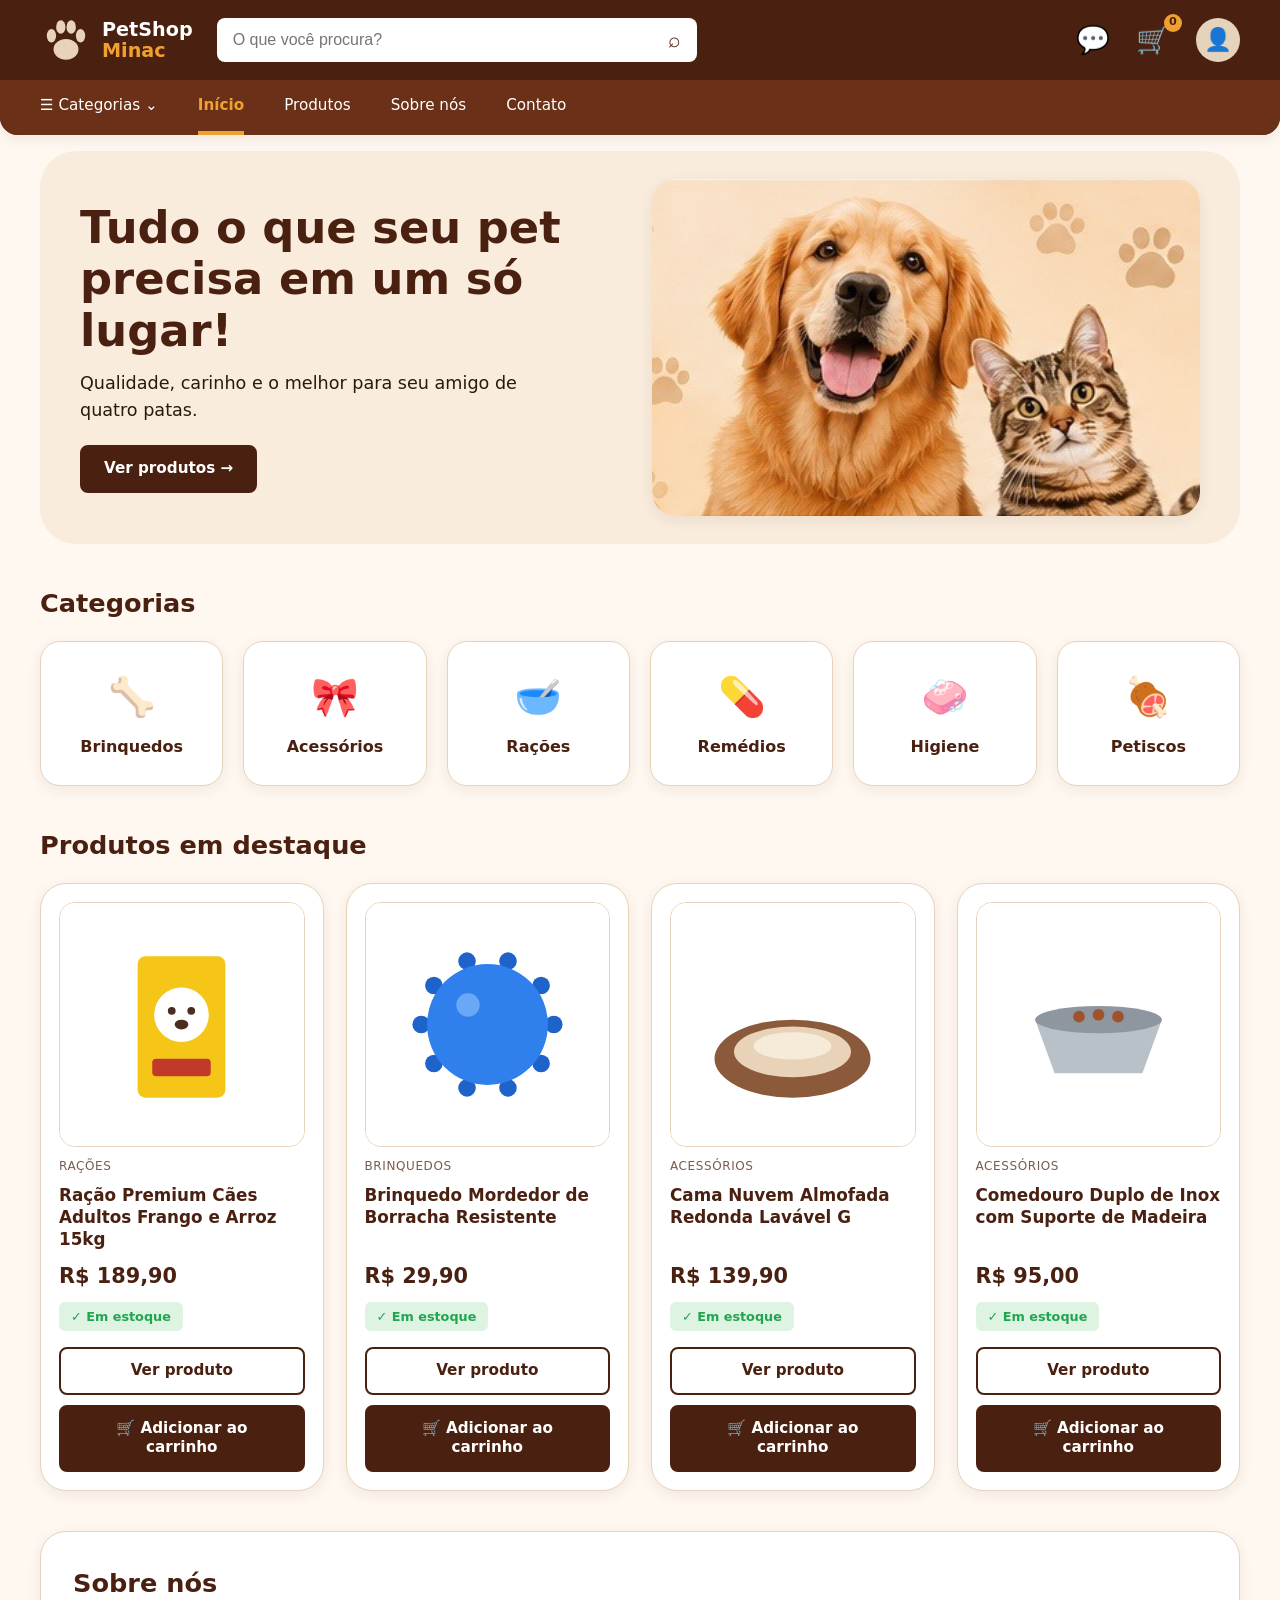
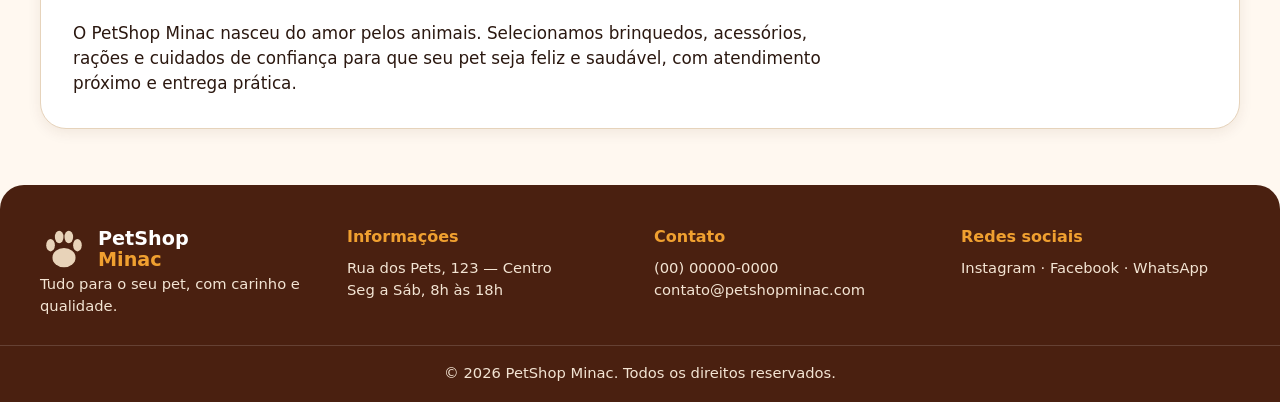
<file: index.html>
<!DOCTYPE html>
<html lang="pt-BR">

<head>
    <meta charset="UTF-8">
    <meta name="viewport" content="width=device-width, initial-scale=1">

    <title>Início — PetShop Minac</title>

    <link rel="stylesheet" href="css/style.css">
    <link rel="stylesheet" href="css/inicio.css">
</head>

<body>

    <header class="topo">
        <div class="topo__barra container">

            <a class="logo" href="index.html">
                <img src="assets/images/logo.svg" alt="" width="52" height="52">
                <span>PetShop<b>Minac</b></span>
            </a>

            <form class="busca" action="produtos.html" method="get">
                <input type="search" name="q" placeholder="O que você procura?" aria-label="Pesquisar">
                <button type="submit" aria-label="Buscar">⌕</button>
            </form>

            <div class="topo__acoes">
                <a class="icone-whats" href="index.html#contato" aria-label="WhatsApp">💬</a>

                <a class="icone-carrinho" href="carrinho.html" aria-label="Carrinho">
                    🛒
                    <span class="contador">0</span>
                </a>

                <span class="avatar" aria-hidden="true">👤</span>
            </div>

        </div>

        <nav class="menu">
            <div class="container">
                <a href="produtos.html">☰ Categorias ⌄</a>
                <a href="index.html" class="ativo">Início</a>
                <a href="produtos.html" class="">Produtos</a>
                <a href="index.html#sobre" class="">Sobre nós</a>
                <a href="index.html#contato" class="">Contato</a>
            </div>
        </nav>
    </header>

    <main>
        <div class="container">

            <section class="banner">
                <div class="banner__texto">
                    <h1>Tudo o que seu pet precisa em um só lugar!</h1>
                    <p>Qualidade, carinho e o melhor para seu amigo de quatro patas.</p>
                    <a class="btn btn-primary" href="produtos.html">Ver produtos →</a>
                </div>

                <img class="banner__img" src="assets/images/hero.jpg" alt="Cachorro e gato">
            </section>

            <section class="secao">
                <h2>Categorias</h2>

                <div class="categorias">

                    <a class="categoria-card" href="produtos.html?categoria=Brinquedos">
                        <span class="categoria-card__icone">🦴</span>
                        <strong>Brinquedos</strong>
                    </a>

                    <a class="categoria-card" href="produtos.html?categoria=Acessórios">
                        <span class="categoria-card__icone">🎀</span>
                        <strong>Acessórios</strong>
                    </a>

                    <a class="categoria-card" href="produtos.html?categoria=Rações">
                        <span class="categoria-card__icone">🥣</span>
                        <strong>Rações</strong>
                    </a>

                    <a class="categoria-card" href="produtos.html?categoria=Remédios">
                        <span class="categoria-card__icone">💊</span>
                        <strong>Remédios</strong>
                    </a>

                    <a class="categoria-card" href="produtos.html?categoria=Higiene">
                        <span class="categoria-card__icone">🧼</span>
                        <strong>Higiene</strong>
                    </a>

                    <a class="categoria-card" href="produtos.html?categoria=Petiscos">
                        <span class="categoria-card__icone">🍖</span>
                        <strong>Petiscos</strong>
                    </a>

                </div>
            </section>

            <section class="secao" id="destaques">
                <h2>Produtos em destaque</h2>

                <div class="grade-produtos" id="destaques-container">
                </div>
            </section>

            <section class="secao foto-dia" id="foto-dia" aria-labelledby="titulo-foto" hidden>
                <h2 id="titulo-foto">Foto fofa do dia 🐾</h2>

                <div class="foto-dia__caixa">
                    <figure class="foto-dia__figura">
                        <img id="foto-dia-img" alt="" width="480" height="360">
                        <figcaption id="foto-dia-legenda" role="status" aria-live="polite"></figcaption>
                    </figure>

                    <div class="foto-dia__acoes">
                        <p>Fotos aleatórias de pets, direto de APIs gratuitas na internet.</p>
                        <button type="button" class="btn btn-primary" data-foto="cao">🐶 Outro cachorrinho</button>
                        <button type="button" class="btn btn-outline" data-foto="gato">🐱 Outro gatinho</button>
                    </div>
                </div>
            </section>

            <section class="secao sobre" id="sobre">
                <h2>Sobre nós</h2>

                <p>
                    O PetShop Minac nasceu do amor pelos animais. Selecionamos brinquedos,
                    acessórios, rações e cuidados de confiança para que seu pet seja feliz
                    e saudável, com atendimento próximo e entrega prática.
                </p>
            </section>

        </div>
    </main>

    <footer class="rodape" id="contato">
        <div class="container rodape__grade">

            <div>
                <a class="logo" href="index.html">
                    <img src="assets/images/logo.svg" alt="" width="48" height="48">
                    <span>PetShop<b>Minac</b></span>
                </a>

                <p>Tudo para o seu pet, com carinho e qualidade.</p>
            </div>

            <div>
                <h4>Informações</h4>
                <p>Rua dos Pets, 123 — Centro</p>
                <p>Seg a Sáb, 8h às 18h</p>
            </div>

            <div>
                <h4>Contato</h4>
                <p>(00) 00000-0000</p>
                <p>contato@petshopminac.com</p>
            </div>

            <div>
                <h4>Redes sociais</h4>
                <p>Instagram · Facebook · WhatsApp</p>
            </div>

        </div>

        <p class="rodape__copy">
            © 2026 PetShop Minac. Todos os direitos reservados.
        </p>
    </footer>

    <script src="js/script.js?v=14" defer></script>

</body>
</html>
</file>
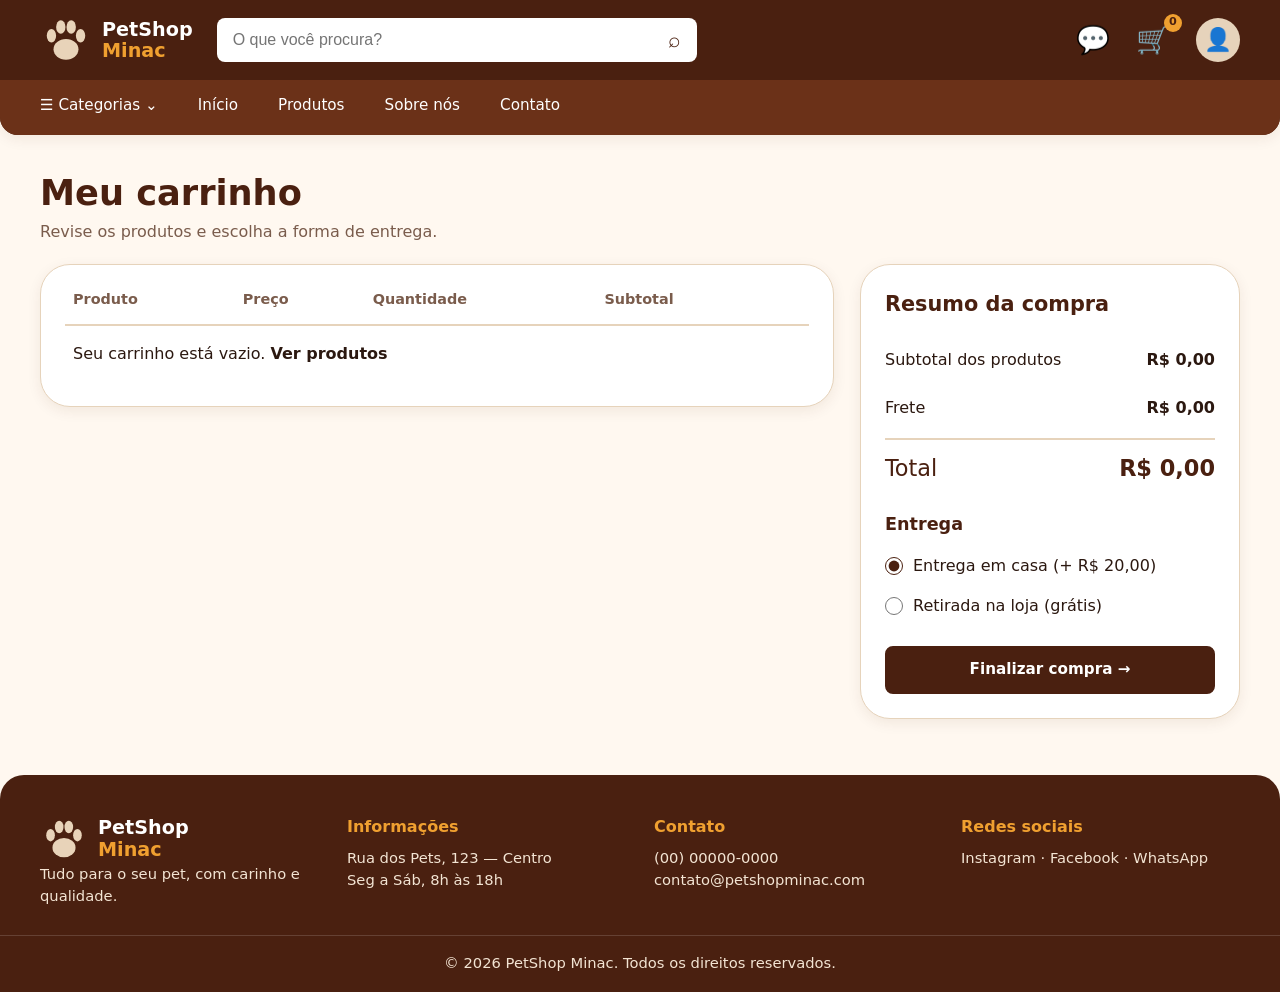
<file: carrinho.html>
<!DOCTYPE html>
<html lang="pt-BR">

<head>
    <meta charset="UTF-8">
    <meta name="viewport" content="width=device-width, initial-scale=1">

    <title>Meu carrinho — PetShop Minac</title>

    <link rel="stylesheet" href="css/style.css">
    <link rel="stylesheet" href="css/carrinho.css">
</head>

<body>

    <header class="topo">
        <div class="topo__barra container">

            <a class="logo" href="index.html">
                <img src="assets/images/logo.svg" alt="" width="52" height="52">
                <span>PetShop<b>Minac</b></span>
            </a>

            <form class="busca" action="produtos.html" method="get">
                <input type="search" name="q" placeholder="O que você procura?" aria-label="Pesquisar">
                <button type="submit" aria-label="Buscar">⌕</button>
            </form>

            <div class="topo__acoes">
                <a class="icone-whats" href="index.html#contato" aria-label="WhatsApp">💬</a>

                <a class="icone-carrinho" href="carrinho.html" aria-label="Carrinho">
                    🛒
                    <span class="contador">0</span>
                </a>

                <span class="avatar" aria-hidden="true">👤</span>
            </div>

        </div>

        <nav class="menu">
            <div class="container">
                <a href="produtos.html">☰ Categorias ⌄</a>
                <a href="index.html" class="">Início</a>
                <a href="produtos.html" class="">Produtos</a>
                <a href="index.html#sobre" class="">Sobre nós</a>
                <a href="index.html#contato" class="">Contato</a>
            </div>
        </nav>
    </header>

    <main>
        <div class="container">

            <h1 class="titulo-pagina">Meu carrinho</h1>
            <p class="sub-pagina">Revise os produtos e escolha a forma de entrega.</p>

            <form class="carrinho" action="finalizar-compra.html" method="get">

                <div class="carrinho__lista">
                    <table>
                        <thead>
                            <tr>
                                <th>Produto</th>
                                <th>Preço</th>
                                <th>Quantidade</th>
                                <th>Subtotal</th>
                                <th><span class="sr">Remover</span></th>
                            </tr>
                        </thead>

                        <tbody id="carrinho-itens"></tbody>
                    </table>
                </div>

                <aside class="resumo">
                    <h2>Resumo da compra</h2>

                    <p class="resumo__linha">
                        <span>Subtotal dos produtos</span>
                        <strong id="resumo-subtotal">R$ 0,00</strong>
                    </p>

                    <p class="resumo__linha">
                        <span>Frete</span>
                        <strong id="resumo-frete">R$ 0,00</strong>
                    </p>

                    <p class="resumo__linha resumo__total">
                        <span>Total</span>
                        <strong id="resumo-total">R$ 0,00</strong>
                    </p>

                    <fieldset>
                        <legend>Entrega</legend>

                        <label class="opcao">
                            <input type="radio" name="entrega" value="casa" checked>
                            Entrega em casa (+ R$ 20,00)
                        </label>

                        <label class="opcao">
                            <input type="radio" name="entrega" value="loja">
                            Retirada na loja (grátis)
                        </label>
                    </fieldset>

                    <button class="btn btn-primary btn-block" type="submit">
                        Finalizar compra →
                    </button>
                </aside>

            </form>
        </div>
    </main>

    <footer class="rodape" id="contato">
        <div class="container rodape__grade">

            <div>
                <a class="logo" href="index.html">
                    <img src="assets/images/logo.svg" alt="" width="48" height="48">
                    <span>PetShop<b>Minac</b></span>
                </a>

                <p>Tudo para o seu pet, com carinho e qualidade.</p>
            </div>

            <div>
                <h4>Informações</h4>
                <p>Rua dos Pets, 123 — Centro</p>
                <p>Seg a Sáb, 8h às 18h</p>
            </div>

            <div>
                <h4>Contato</h4>
                <p>(00) 00000-0000</p>
                <p>contato@petshopminac.com</p>
            </div>

            <div>
                <h4>Redes sociais</h4>
                <p>Instagram · Facebook · WhatsApp</p>
            </div>

        </div>

        <p class="rodape__copy">
            © 2026 PetShop Minac. Todos os direitos reservados.
        </p>
    </footer>

    <script src="js/script.js?v=14" defer></script>

</body>
</html>
</file>
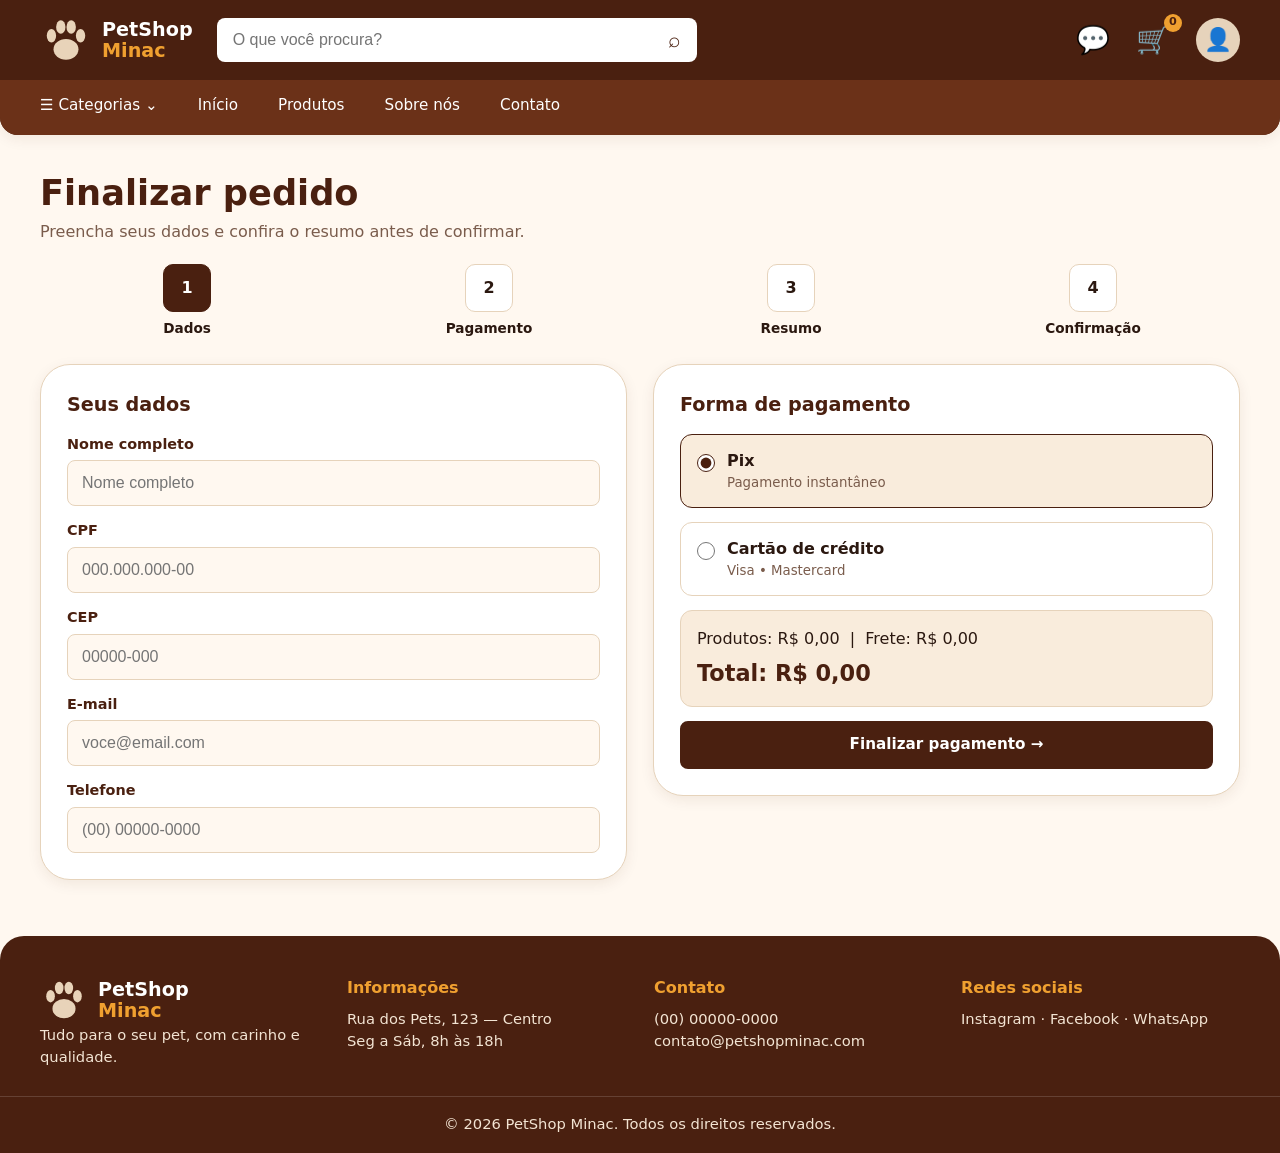
<file: finalizar-compra.html>
<!DOCTYPE html>
<html lang="pt-BR">

<head>
    <meta charset="UTF-8">
    <meta name="viewport" content="width=device-width, initial-scale=1">

    <title>Finalizar pedido — PetShop Minac</title>

    <link rel="stylesheet" href="css/style.css">
    <link rel="stylesheet" href="css/finalizar-compra.css">
</head>

<body>

    <header class="topo">
        <div class="topo__barra container">

            <a class="logo" href="index.html">
                <img src="assets/images/logo.svg" alt="" width="52" height="52">
                <span>PetShop<b>Minac</b></span>
            </a>

            <form class="busca" action="produtos.html" method="get">
                <input type="search" name="q" placeholder="O que você procura?" aria-label="Pesquisar">
                <button type="submit" aria-label="Buscar">⌕</button>
            </form>

            <div class="topo__acoes">
                <a class="icone-whats" href="index.html#contato" aria-label="WhatsApp">💬</a>

                <a class="icone-carrinho" href="carrinho.html" aria-label="Carrinho">
                    🛒
                    <span class="contador">0</span>
                </a>

                <span class="avatar" aria-hidden="true">👤</span>
            </div>

        </div>

        <nav class="menu">
            <div class="container">
                <a href="produtos.html">☰ Categorias ⌄</a>
                <a href="index.html" class="">Início</a>
                <a href="produtos.html" class="">Produtos</a>
                <a href="index.html#sobre" class="">Sobre nós</a>
                <a href="index.html#contato" class="">Contato</a>
            </div>
        </nav>
    </header>

    <main>
        <div class="container">

            <h1 class="titulo-pagina">Finalizar pedido</h1>
            <p class="sub-pagina">Preencha seus dados e confira o resumo antes de confirmar.</p>

            <ol class="etapas">
                <li class="ativo">
                    <span>1</span>Dados
                </li>

                <li class="">
                    <span>2</span>Pagamento
                </li>

                <li class="">
                    <span>3</span>Resumo
                </li>

                <li class="">
                    <span>4</span>Confirmação
                </li>
            </ol>

            <form class="checkout" action="finalizar-compra.html" method="post">

                <section class="painel">
                    <h2>Seus dados</h2>

                    <label class="campo">
                        <span>Nome completo</span>
                        <input type="text" name="nome" placeholder="Nome completo" required>
                    </label>

                    <label class="campo">
                        <span>CPF</span>
                        <input type="text" name="cpf" placeholder="000.000.000-00" required>
                    </label>

                    <label class="campo">
                        <span>CEP</span>
                        <input type="text" name="cep" placeholder="00000-000" required>
                    </label>

                    <label class="campo">
                        <span>E-mail</span>
                        <input type="email" name="email" placeholder="voce@email.com" required>
                    </label>

                    <label class="campo">
                        <span>Telefone</span>
                        <input type="tel" name="telefone" placeholder="(00) 00000-0000" required>
                    </label>
                </section>

                <section class="painel">
                    <h2>Forma de pagamento</h2>

                    <label class="pagamento">
                        <input type="radio" name="pagamento" value="pix" checked>
                        <span>
                            <strong>Pix</strong>
                            <small>Pagamento instantâneo</small>
                        </span>
                    </label>

                    <label class="pagamento">
                        <input type="radio" name="pagamento" value="cartao">
                        <span>
                            <strong>Cartão de crédito</strong>
                            <small>Visa • Mastercard</small>
                        </span>
                    </label>

                    <div class="resumo-mini">
                        <p>
                            Produtos: <span id="checkout-produtos">R$ 0,00</span>
                            &nbsp;|&nbsp;
                            Frete: <span id="checkout-frete">R$ 0,00</span>
                        </p>

                        <p class="resumo-mini__total">
                            Total: <span id="checkout-total">R$ 0,00</span>
                        </p>
                    </div>

                    <button class="btn btn-primary btn-block" type="submit">
                        Finalizar pagamento →
                    </button>
                </section>

            </form>
        </div>
    </main>

    <footer class="rodape" id="contato">
        <div class="container rodape__grade">

            <div>
                <a class="logo" href="index.html">
                    <img src="assets/images/logo.svg" alt="" width="48" height="48">
                    <span>PetShop<b>Minac</b></span>
                </a>

                <p>Tudo para o seu pet, com carinho e qualidade.</p>
            </div>

            <div>
                <h4>Informações</h4>
                <p>Rua dos Pets, 123 — Centro</p>
                <p>Seg a Sáb, 8h às 18h</p>
            </div>

            <div>
                <h4>Contato</h4>
                <p>(00) 00000-0000</p>
                <p>contato@petshopminac.com</p>
            </div>

            <div>
                <h4>Redes sociais</h4>
                <p>Instagram · Facebook · WhatsApp</p>
            </div>

        </div>

        <p class="rodape__copy">
            © 2026 PetShop Minac. Todos os direitos reservados.
        </p>
    </footer>

    <script src="js/script.js?v=14" defer></script>

</body>
</html>
</file>
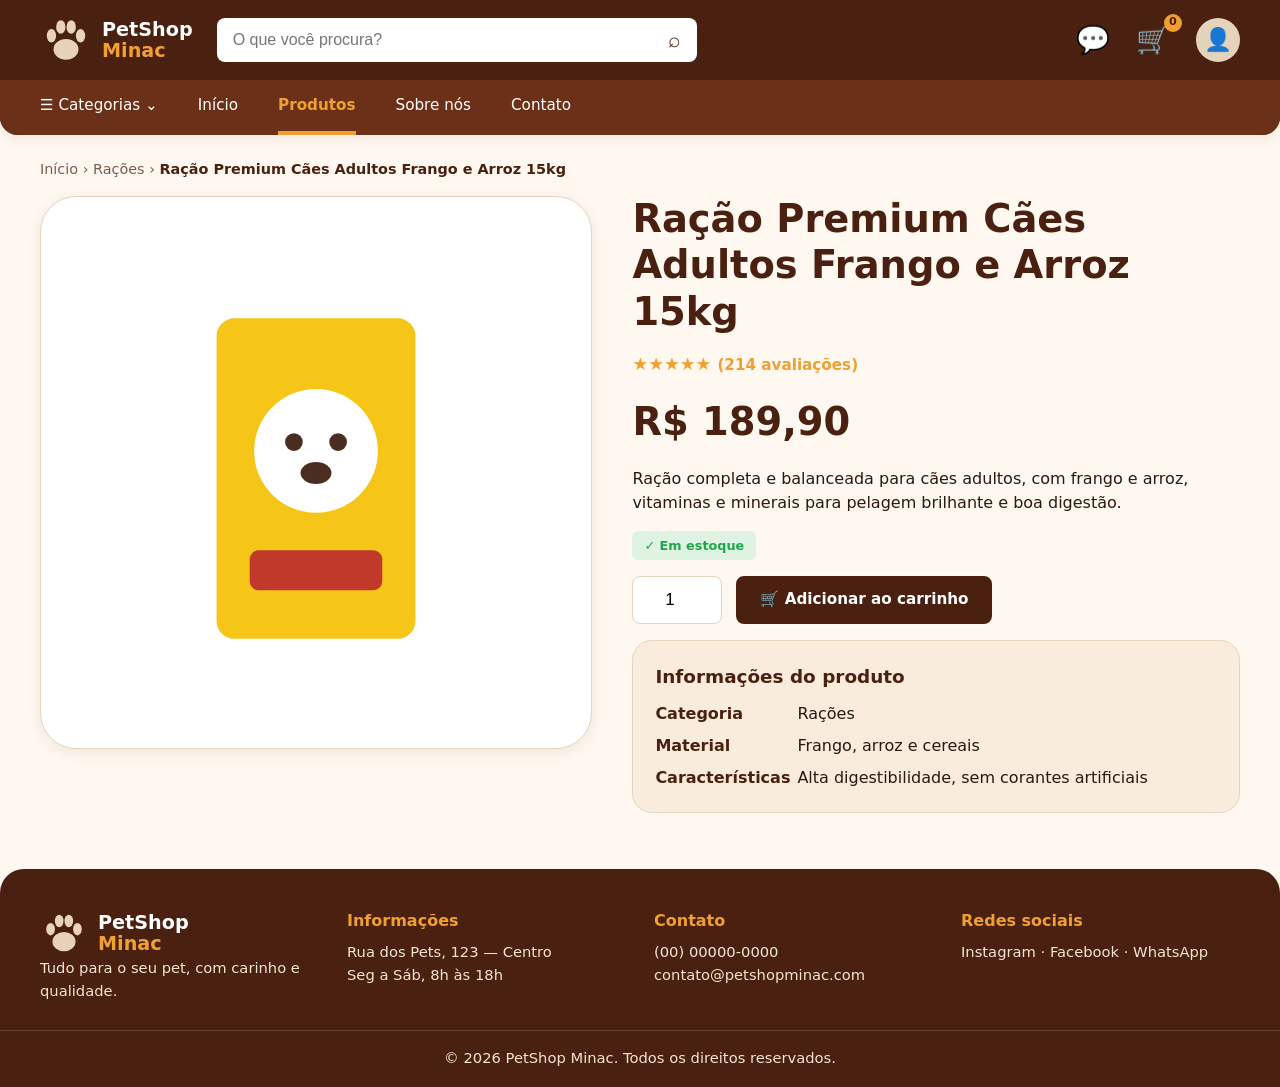
<file: produto.html>
<!DOCTYPE html>
<html lang="pt-BR">

<head>
    <meta charset="UTF-8">
    <meta name="viewport" content="width=device-width, initial-scale=1">

    <title>Produto — PetShop Minac</title>

    <link rel="stylesheet" href="css/style.css">
    <link rel="stylesheet" href="css/produto.css">
</head>

<body>

    <header class="topo">
        <div class="topo__barra container">

            <a class="logo" href="index.html">
                <img src="assets/images/logo.svg" alt="" width="52" height="52">
                <span>PetShop<b>Minac</b></span>
            </a>

            <form class="busca" action="produtos.html" method="get">
                <input type="search" name="q" placeholder="O que você procura?" aria-label="Pesquisar">
                <button type="submit" aria-label="Buscar">⌕</button>
            </form>

            <div class="topo__acoes">
                <a class="icone-whats" href="index.html#contato" aria-label="WhatsApp">💬</a>

                <a class="icone-carrinho" href="carrinho.html" aria-label="Carrinho">
                    🛒
                    <span class="contador">0</span>
                </a>

                <span class="avatar" aria-hidden="true">👤</span>
            </div>

        </div>

        <nav class="menu">
            <div class="container">
                <a href="produtos.html">☰ Categorias ⌄</a>
                <a href="index.html" class="">Início</a>
                <a href="produtos.html" class="ativo">Produtos</a>
                <a href="index.html#sobre" class="">Sobre nós</a>
                <a href="index.html#contato" class="">Contato</a>
            </div>
        </nav>
    </header>

    <main>
        <div class="container">

            <nav class="migalhas" aria-label="Caminho">
                <a href="index.html">Início</a> ›
                <a class="migalha-categoria" href="produtos.html">Brinquedos</a> ›
                <span class="migalha-produto">Bola Pet</span>
            </nav>

            <article class="detalhe" data-id="1" data-categoria="Brinquedos">

                <div class="detalhe__galeria">

                    <div class="detalhe__principal">
                        <img class="produto-imagem" src="assets/images/bola-pet.svg" alt="Bola Pet">
                    </div>

                </div>

                <div class="detalhe__info">

                    <h1 class="produto-nome">Bola Pet</h1>

                    <p class="avaliacoes produto-avaliacoes">
                        ★★★★★ <span>(128 avaliações)</span>
                    </p>

                    <p class="detalhe__preco produto-preco">R$ 29,90</p>

                    <p class="produto-descricao">
                        Bola de borracha resistente e atóxica, ideal para brincadeiras e exercícios do seu pet.
                        Textura com espinhos que massageia as gengivas e estimula a diversão.
                    </p>

                    <span class="badge badge-ok">✓ Em estoque</span>

                    <form class="compra" action="carrinho.html" method="get">

                        <label class="qtd">
                            <span class="sr">Quantidade</span>
                            <input type="number" name="quantidade" value="1" min="1" max="99">
                        </label>

                        <button class="btn btn-primary" type="submit">
                            🛒 Adicionar ao carrinho
                        </button>

                    </form>

                    <section class="info-box">
                        <h2>Informações do produto</h2>

                        <dl>
                            <dt>Categoria</dt>
                            <dd id="info-categoria">Brinquedos</dd>

                            <dt>Material</dt>
                            <dd id="info-material">Borracha atóxica</dd>

                            <dt>Características</dt>
                            <dd id="info-caracteristicas">Resistente, lavável, com textura massageadora</dd>
                        </dl>
                    </section>

                </div>
            </article>

        </div>
    </main>

    <footer class="rodape" id="contato">
        <div class="container rodape__grade">

            <div>
                <a class="logo" href="index.html">
                    <img src="assets/images/logo.svg" alt="" width="48" height="48">
                    <span>PetShop<b>Minac</b></span>
                </a>

                <p>Tudo para o seu pet, com carinho e qualidade.</p>
            </div>

            <div>
                <h4>Informações</h4>
                <p>Rua dos Pets, 123 — Centro</p>
                <p>Seg a Sáb, 8h às 18h</p>
            </div>

            <div>
                <h4>Contato</h4>
                <p>(00) 00000-0000</p>
                <p>contato@petshopminac.com</p>
            </div>

            <div>
                <h4>Redes sociais</h4>
                <p>Instagram · Facebook · WhatsApp</p>
            </div>

        </div>

        <p class="rodape__copy">
            © 2026 PetShop Minac. Todos os direitos reservados.
        </p>
    </footer>

    <script src="js/script.js?v=14" defer></script>

</body>
</html>
</file>
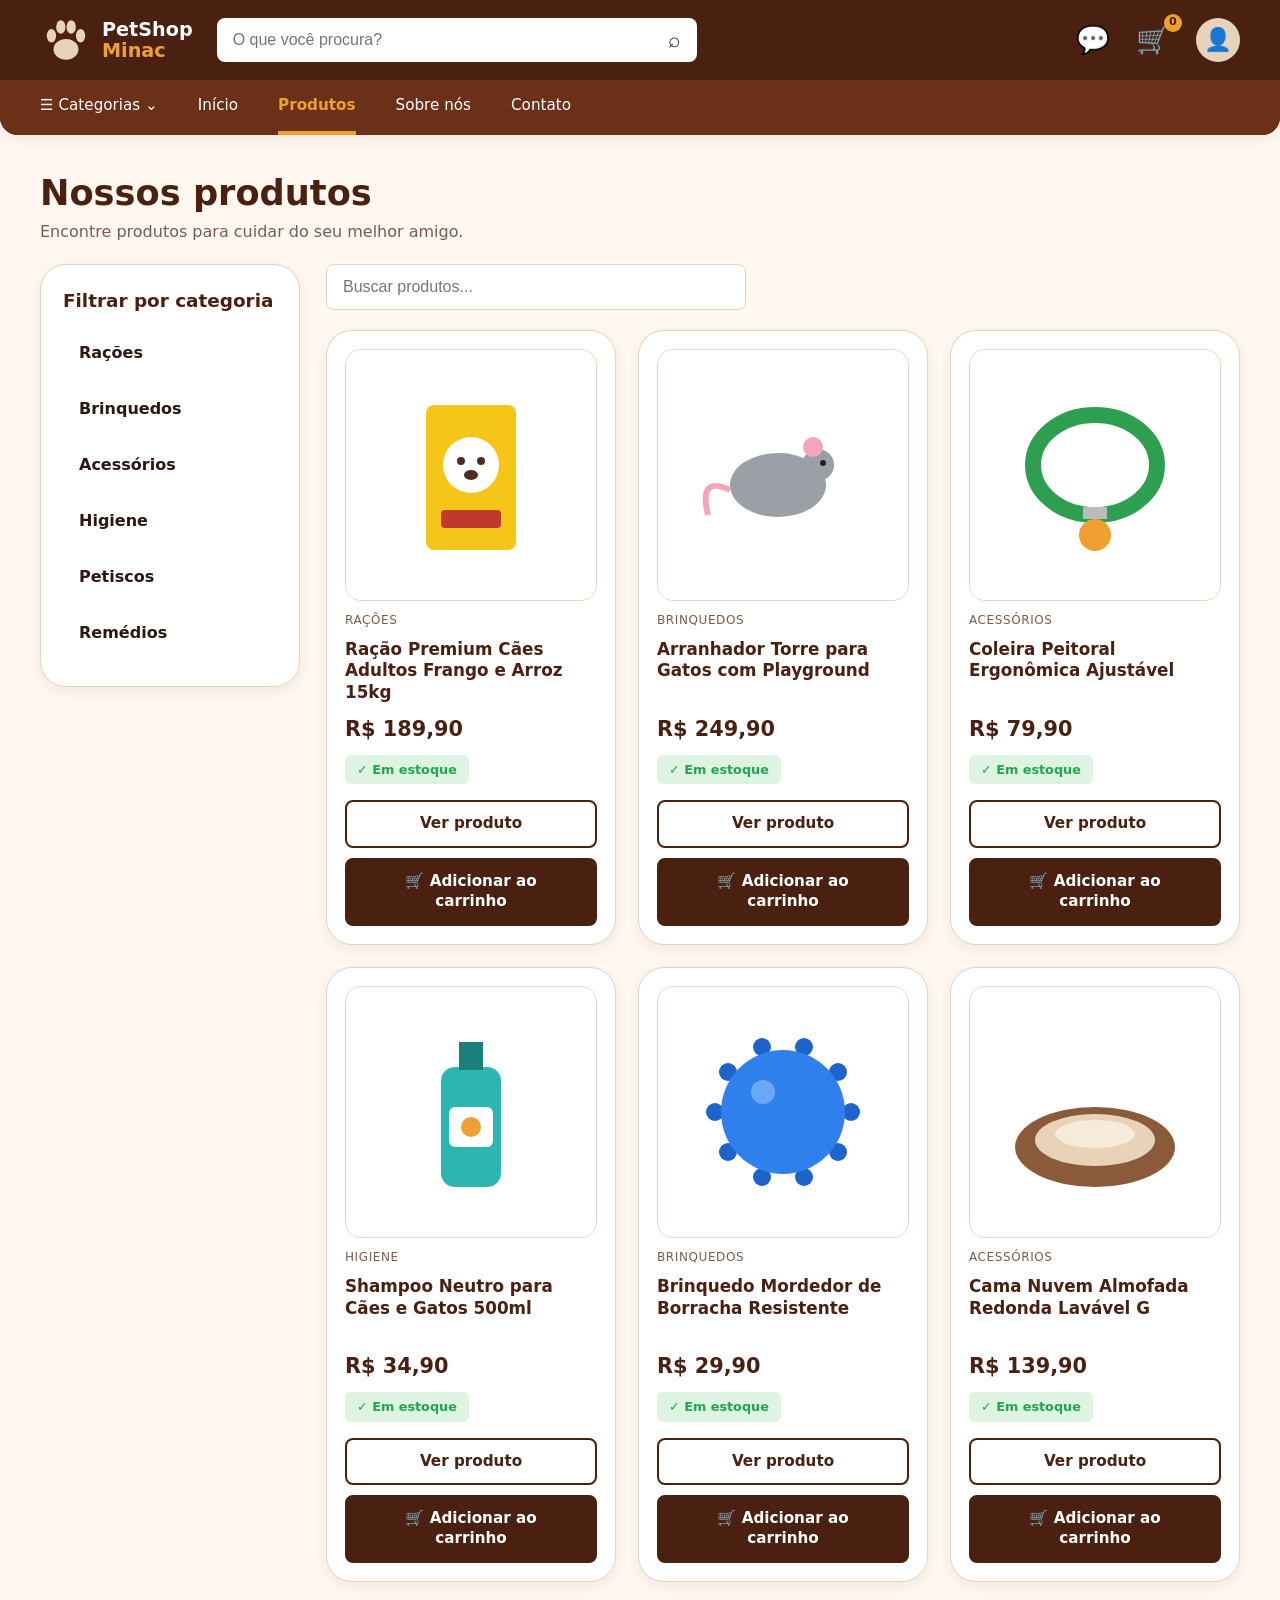
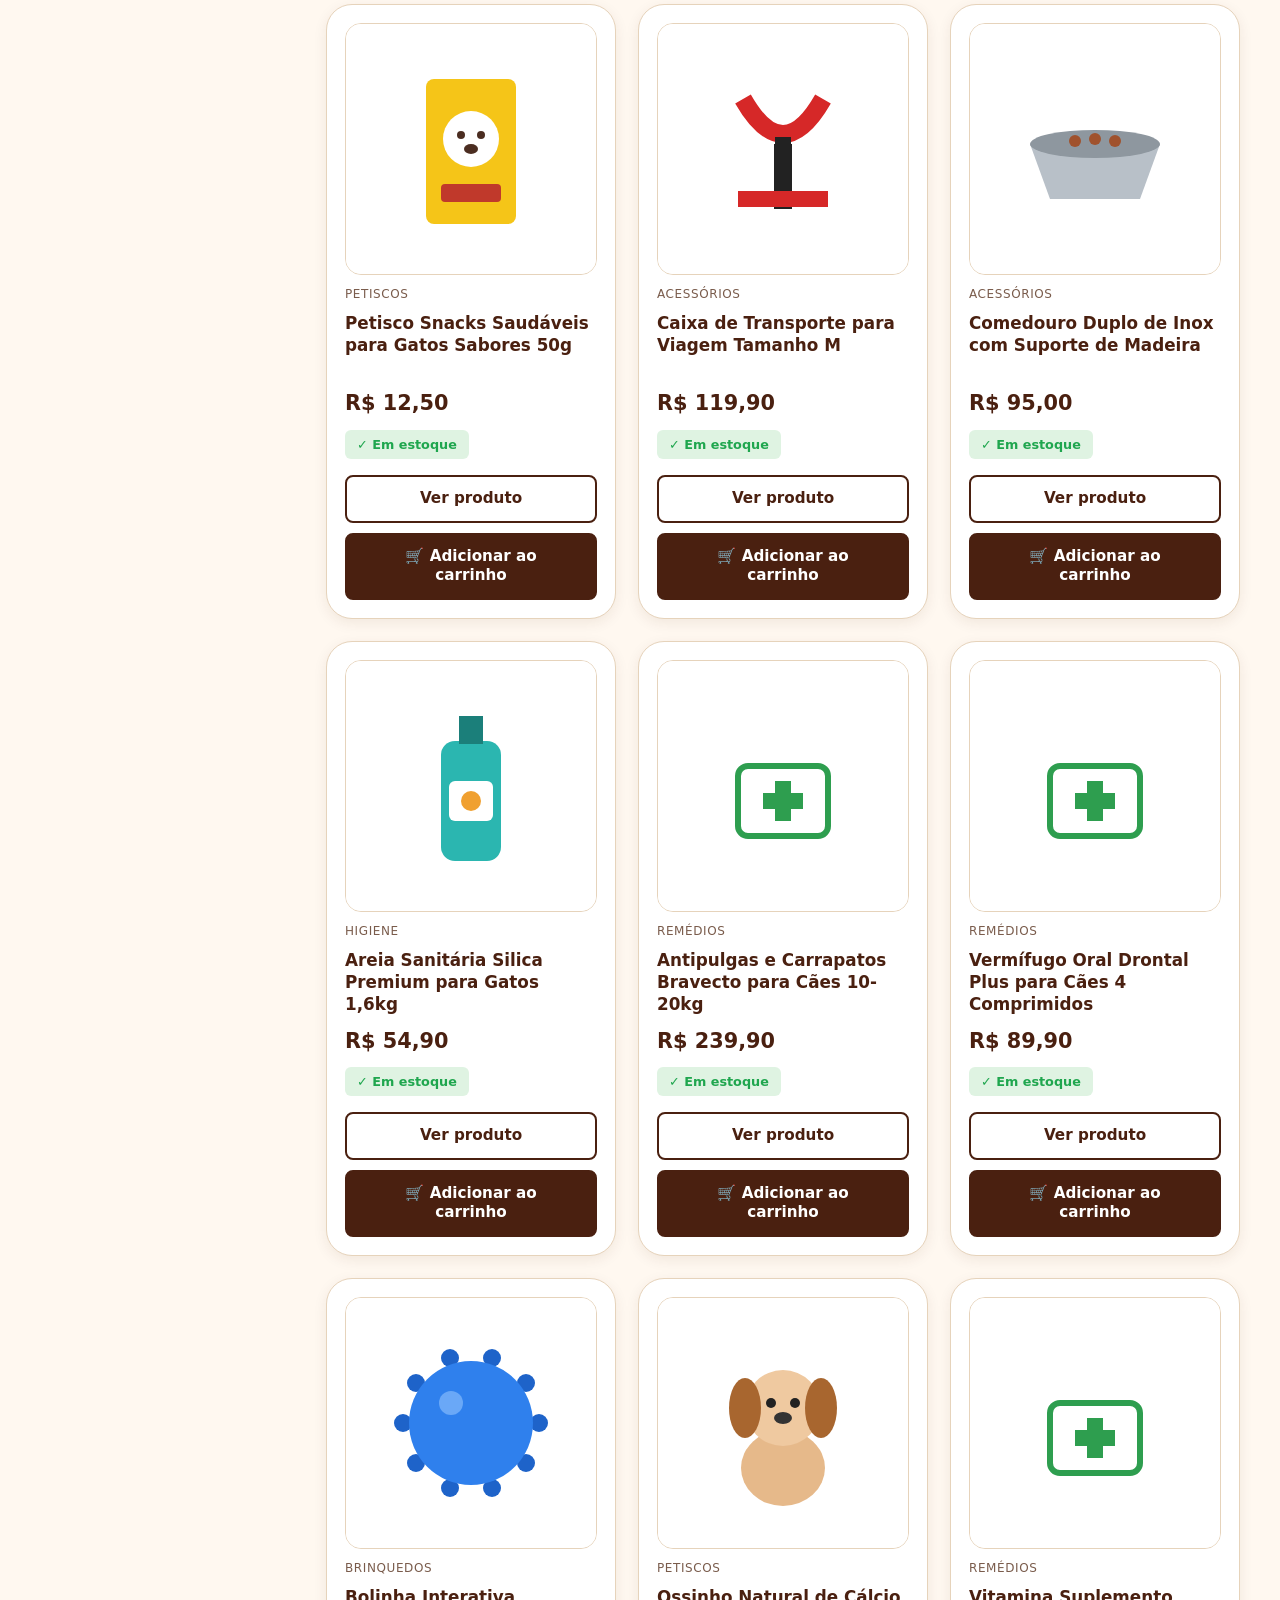
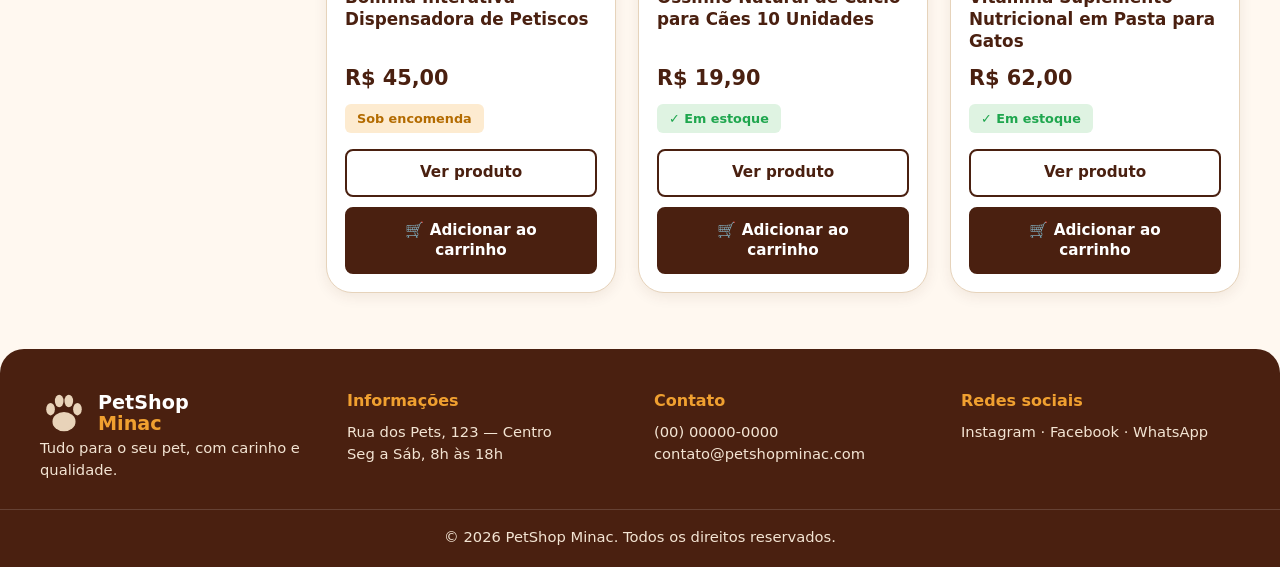
<file: produtos.html>
<!DOCTYPE html>
<html lang="pt-BR">

<head>
    <meta charset="UTF-8">
    <meta name="viewport" content="width=device-width, initial-scale=1">

    <title>Nossos produtos — PetShop Minac</title>

    <link rel="stylesheet" href="css/style.css">
    <link rel="stylesheet" href="css/produtos.css">
</head>

<body>

    <header class="topo">
        <div class="topo__barra container">

            <a class="logo" href="index.html">
                <img src="assets/images/logo.svg" alt="" width="52" height="52">
                <span>PetShop<b>Minac</b></span>
            </a>

            <form class="busca" action="produtos.html" method="get">
                <input type="search" name="q" placeholder="O que você procura?" aria-label="Pesquisar">
                <button type="submit" aria-label="Buscar">⌕</button>
            </form>

            <div class="topo__acoes">
                <a class="icone-whats" href="index.html#contato" aria-label="WhatsApp">💬</a>

                <a class="icone-carrinho" href="carrinho.html" aria-label="Carrinho">
                    🛒
                    <span class="contador">0</span>
                </a>

                <span class="avatar" aria-hidden="true">👤</span>
            </div>

        </div>

        <nav class="menu">
            <div class="container">
                <a href="produtos.html">☰ Categorias ⌄</a>
                <a href="index.html" class="">Início</a>
                <a href="produtos.html" class="ativo">Produtos</a>
                <a href="index.html#sobre" class="">Sobre nós</a>
                <a href="index.html#contato" class="">Contato</a>
            </div>
        </nav>
    </header>

    <main>
        <div class="container">

            <h1 class="titulo-pagina">Nossos produtos</h1>
            <p class="sub-pagina">Encontre produtos para cuidar do seu melhor amigo.</p>

            <div class="catalogo">

                <aside class="filtros">
                    <h2>Filtrar por categoria</h2>

                    <ul id="filtros-categorias">
                        <li>
                            <a class="ativo" href="produtos.html" data-filtro="todos">
                                Todos os produtos
                            </a>
                        </li>
                    </ul>
                </aside>

                <div class="catalogo__lista">

                    <form class="busca-produtos" action="produtos.html" method="get">
                        <input
                            type="search"
                            id="busca-produtos"
                            name="q"
                            placeholder="Buscar produtos..."
                            aria-label="Buscar produtos"
                        >
                    </form>

                    <div class="grade-produtos" id="produtos-container"></div>

                </div>
            </div>
        </div>
    </main>

    <footer class="rodape" id="contato">
        <div class="container rodape__grade">

            <div>
                <a class="logo" href="index.html">
                    <img src="assets/images/logo.svg" alt="" width="48" height="48">
                    <span>PetShop<b>Minac</b></span>
                </a>

                <p>Tudo para o seu pet, com carinho e qualidade.</p>
            </div>

            <div>
                <h4>Informações</h4>
                <p>Rua dos Pets, 123 — Centro</p>
                <p>Seg a Sáb, 8h às 18h</p>
            </div>

            <div>
                <h4>Contato</h4>
                <p>(00) 00000-0000</p>
                <p>contato@petshopminac.com</p>
            </div>

            <div>
                <h4>Redes sociais</h4>
                <p>Instagram · Facebook · WhatsApp</p>
            </div>

        </div>

        <p class="rodape__copy">
            © 2026 PetShop Minac. Todos os direitos reservados.
        </p>
    </footer>

    <script src="js/script.js?v=14" defer></script>

</body>
</html>
</file>
<file: css/style.css>
/* ===== Base compartilhada ===== */

:root {
    --marrom: #4a2010;
    --marrom2: #6b3118;
    --creme: #fff8f0;
    --bege: #f9ecdc;
    --borda: #e6d3bb;
    --laranja: #f0a030;
    --verde: #1fa64e;
    --verde-claro: #dff3e2;
    --texto: #2b1810;
    --suave: #7a5c4c;
    --sombra: 0 4px 14px rgba(74,32,16,.08);
}

* {
    box-sizing: border-box;
    margin: 0;
    padding: 0;
}

body {
    font-family: "Segoe UI", system-ui, -apple-system, Roboto, sans-serif;
    background: var(--creme);
    color: var(--texto);
    line-height: 1.5;
}

img {
    max-width: 100%;
    display: block;
}

a {
    color: inherit;
    text-decoration: none;
}

ul,
ol {
    list-style: none;
}

.container {
    width: min(1200px, 100% - 32px);
    margin-inline: auto;
}

.sr {
    position: absolute;
    width: 1px;
    height: 1px;
    overflow: hidden;
    clip: rect(0 0 0 0);
}

/* topo */

.topo {
    background: var(--marrom);
    border-radius: 0 0 18px 18px;
    overflow: hidden;
    box-shadow: var(--sombra);
}

.topo__barra {
    display: flex;
    align-items: center;
    gap: 24px;
    padding: 14px 0;
}

.logo {
    display: flex;
    align-items: center;
    gap: 10px;
    color: #fff;
    font-weight: 700;
    font-size: 1.2rem;
    line-height: 1.1;
}

.logo span {
    display: flex;
    flex-direction: column;
}

.logo b {
    color: var(--laranja);
}

.busca {
    flex: 1;
    max-width: 480px;
    display: flex;
    background: #fff;
    border-radius: 8px;
    overflow: hidden;
}

.busca input {
    flex: 1;
    border: 0;
    padding: 13px 16px;
    font-size: 1rem;
    outline: none;
    background: transparent;
}

.busca button {
    border: 0;
    background: none;
    padding: 0 16px;
    font-size: 1.3rem;
    cursor: pointer;
    color: var(--marrom);
}

.topo__acoes {
    margin-left: auto;
    display: flex;
    align-items: center;
    gap: 26px;
    font-size: 1.7rem;
}

.icone-carrinho {
    position: relative;
}

.contador {
    position: absolute;
    top: -6px;
    right: -12px;
    background: var(--laranja);
    color: var(--marrom);
    font-size: .7rem;
    font-weight: 700;
    border-radius: 99px;
    min-width: 18px;
    height: 18px;
    display: grid;
    place-items: center;
}

.avatar {
    width: 44px;
    height: 44px;
    border-radius: 50%;
    background: var(--borda);
    display: grid;
    place-items: center;
    font-size: 1.4rem;
}

.menu {
    background: var(--marrom2);
}

.menu .container {
    display: flex;
    gap: 40px;
    overflow-x: auto;
}

.menu a {
    color: #fff;
    padding: 14px 0;
    font-size: .95rem;
    white-space: nowrap;
    border-bottom: 4px solid transparent;
}

.menu a.ativo {
    color: var(--laranja);
    font-weight: 700;
    border-color: var(--laranja);
}

.menu a:hover {
    color: var(--laranja);
}

/* botões */

.btn {
    font-family: inherit;
    line-height: 1.3;
    display: inline-block;
    padding: 12px 22px;
    border-radius: 8px;
    font-weight: 700;
    font-size: .95rem;
    border: 2px solid var(--marrom);
    cursor: pointer;
    text-align: center;
    transition: .2s;
}

.btn-primary {
    background: var(--marrom);
    color: #fff;
}

.btn-primary:hover {
    background: var(--marrom2);
}

.btn-outline {
    background: #fff;
    color: var(--marrom);
}

.btn-outline:hover {
    background: var(--bege);
}

.btn-block {
    display: block;
    width: 100%;
}

/* títulos */

.titulo-pagina {
    font-size: 2.2rem;
    color: var(--marrom);
    margin-top: 32px;
}

.sub-pagina {
    color: var(--suave);
    margin-bottom: 20px;
}

h2 {
    color: var(--marrom);
}

/* produto-card reutilizável */

.grade-produtos {
    display: grid;
    grid-template-columns: repeat(auto-fill, minmax(220px, 1fr));
    gap: 22px;
}

.produto-card {
    background: #fff;
    border: 1.5px solid var(--borda);
    border-radius: 26px;
    padding: 18px;
    display: flex;
    flex-direction: column;
    gap: 10px;
    box-shadow: var(--sombra);
}

.produto-card__img {
    display: block;
    border-radius: 16px;
    overflow: hidden;
    aspect-ratio: 1;
    background: #fff;
    border: 1px solid var(--borda);
}

.produto-card__img img {
    width: 100%;
    height: 100%;
    object-fit: contain;
    padding: 10%;
    background: #fff;
}

.produto-card__acoes {
    margin-top: auto;
    display: flex;
    flex-direction: column;
    gap: 10px;
    padding-top: 6px;
}

.produto-card__cat {
    min-height: 1.2em;
    font-size: .75rem;
    color: var(--suave);
    text-transform: uppercase;
    letter-spacing: .05em;
}

.produto-card__nome {
    font-size: 1.05rem;
    line-height: 1.3;
    color: var(--marrom);
    display: -webkit-box;
    -webkit-line-clamp: 3;
    line-clamp: 3;
    -webkit-box-orient: vertical;
    overflow: hidden;
    min-height: calc(1.3em * 3);
}

.produto-card__preco {
    font-size: 1.3rem;
    font-weight: 800;
    color: var(--marrom);
}

.badge {
    align-self: flex-start;
    font-size: .8rem;
    font-weight: 700;
    padding: 5px 12px;
    border-radius: 6px;
}

.badge-ok {
    background: var(--verde-claro);
    color: var(--verde);
}

.badge-off {
    background: #fdebd0;
    color: #b36b00;
}

/* rodapé */

.rodape {
    background: var(--marrom);
    color: #f3e4d3;
    margin-top: 56px;
    padding: 40px 0 18px;
    border-radius: 24px 24px 0 0;
}

.rodape__grade {
    display: grid;
    grid-template-columns: repeat(auto-fit, minmax(200px, 1fr));
    gap: 28px;
}

.rodape h4 {
    color: var(--laranja);
    margin-bottom: 8px;
}

.rodape p {
    font-size: .92rem;
}

.rodape__copy {
    text-align: center;
    margin-top: 28px;
    padding-top: 16px;
    border-top: 1px solid rgba(255,255,255,.15);
    font-size: .85rem;
}

@media (max-width: 760px) {
    .topo__barra {
        flex-wrap: wrap;
        gap: 12px;
    }

    .busca {
        order: 3;
        flex-basis: 100%;
        max-width: none;
    }

    .topo__acoes {
        gap: 18px;
    }

    .menu .container {
        gap: 22px;
    }

    .titulo-pagina {
        font-size: 1.7rem;
    }
}

.aviso-vazio {
    grid-column: 1 / -1;
    color: var(--suave);
    padding: 20px 0;
}
</file>
<file: css/inicio.css>
.banner {
    display: grid;
    grid-template-columns: 1fr 1fr;
    align-items: center;
    gap: 24px;
    background: var(--bege);
    border-radius: 36px;
    margin-top: 16px;
    padding: 28px 40px;
    overflow: hidden;
}

.banner h1 {
    font-size: clamp(1.8rem, 4vw, 2.8rem);
    color: var(--marrom);
    line-height: 1.15;
    margin-bottom: 14px;
}

.banner p {
    font-size: 1.1rem;
    margin-bottom: 22px;
    max-width: 460px;
}

.banner__img {
    border-radius: 24px;
    width: 100%;
    aspect-ratio: 398/245;
    object-fit: cover;
    box-shadow: var(--sombra);
}

.secao {
    margin-top: 40px;
}

.secao h2 {
    font-size: 1.6rem;
    margin-bottom: 18px;
}

.categorias {
    display: grid;
    grid-template-columns: repeat(auto-fit, minmax(170px, 1fr));
    gap: 20px;
}

.categoria-card {
    background: #fff;
    border: 1.5px solid var(--borda);
    border-radius: 20px;
    padding: 26px 12px;
    text-align: center;
    display: flex;
    flex-direction: column;
    gap: 10px;
    color: var(--marrom);
    transition: .2s;
    box-shadow: var(--sombra);
}

.categoria-card:hover {
    transform: translateY(-4px);
    border-color: var(--laranja);
}

.categoria-card__icone {
    font-size: 2.4rem;
}

.sobre {
    background: #fff;
    border: 1.5px solid var(--borda);
    border-radius: 26px;
    padding: 32px;
    box-shadow: var(--sombra);
}

.sobre p {
    max-width: 760px;
    font-size: 1.05rem;
}

@media (max-width: 760px) {
    .banner {
        grid-template-columns: 1fr;
        padding: 24px;
    }
}

#destaques-container {
    grid-template-columns: repeat(4, 1fr);
}

@media (max-width: 1000px) {
    #destaques-container {
        grid-template-columns: repeat(2, 1fr);
    }
}

@media (max-width: 520px) {
    #destaques-container {
        grid-template-columns: 1fr;
    }
}

/* foto fofa do dia */
.foto-dia__caixa {
    display: grid;
    grid-template-columns: minmax(0, 480px) 1fr;
    gap: 28px;
    align-items: center;
    background: #fff;
    border: 1.5px solid var(--borda);
    border-radius: 28px;
    padding: 24px;
}

.foto-dia__figura {
    margin: 0;
}

.foto-dia__figura img {
    width: 100%;
    height: 340px;
    object-fit: cover;
    border-radius: 20px;
    background: var(--bege);
}

.foto-dia__figura figcaption {
    margin-top: 10px;
    color: var(--suave);
    font-size: .95rem;
}

.foto-dia__acoes {
    display: grid;
    gap: 12px;
    justify-items: start;
}

@media (max-width: 800px) {
    .foto-dia__caixa {
        grid-template-columns: 1fr;
    }
}
</file>
<file: css/carrinho.css>
.carrinho {
    display: grid;
    grid-template-columns: 1fr 380px;
    gap: 26px;
    align-items: start;
}

.carrinho__lista,
.resumo {
    background: #fff;
    border: 1.5px solid var(--borda);
    border-radius: 30px;
    padding: 24px;
    box-shadow: var(--sombra);
}

table {
    width: 100%;
    border-collapse: collapse;
}

th {
    text-align: left;
    font-size: .9rem;
    color: var(--suave);
    padding: 0 8px 14px;
}

td {
    padding: 16px 8px;
    border-top: 2px solid var(--borda);
    vertical-align: middle;
}

.ci-produto {
    display: flex;
    align-items: center;
    gap: 14px;
}

.ci-produto img {
    width: 80px;
    height: 80px;
    flex-shrink: 0;
    object-fit: contain;
    padding: 6px;
    background: #fff;
    border-radius: 10px;
    border: 1px solid var(--borda);
}

.carrinho .qtd input {
    width: 76px;
    padding: 9px;
    background: var(--creme);
}

.remover {
    font-size: 1.3rem;
    opacity: .7;
}

.remover:hover {
    opacity: 1;
}

.resumo h2 {
    font-size: 1.3rem;
    margin-bottom: 16px;
}

.resumo__linha {
    display: flex;
    justify-content: space-between;
    padding: 12px 0;
}

.resumo__total {
    font-size: 1.4rem;
    color: var(--marrom);
    border-top: 2px solid var(--borda);
    margin-top: 6px;
}

fieldset {
    border: 0;
    margin: 14px 0 20px;
}

legend {
    font-weight: 700;
    color: var(--marrom);
    margin-bottom: 8px;
    font-size: 1.1rem;
}

.opcao {
    display: flex;
    align-items: center;
    gap: 10px;
    padding: 8px 0;
    cursor: pointer;
}

.opcao input {
    accent-color: var(--marrom);
    width: 18px;
    height: 18px;
}

@media (max-width: 900px) {
    .carrinho {
        grid-template-columns: 1fr;
    }

    thead {
        display: none;
    }

    tr {
        display: grid;
        grid-template-columns: 1fr 1fr;
        gap: 6px;
        border-top: 2px solid var(--borda);
        padding: 12px 0;
    }

    td {
        border: 0;
        padding: 4px 8px;
    }

    .ci-produto {
        grid-column: 1 / -1;
    }

    td[data-label]::before {
        content: attr(data-label)": ";
        color: var(--suave);
        font-size: .85rem;
    }
}
</file>
<file: css/finalizar-compra.css>
.etapas {
    display: flex;
    justify-content: space-between;
    margin: 20px 0 26px;
    gap: 8px;
}

.etapas li {
    display: flex;
    flex-direction: column;
    align-items: center;
    gap: 6px;
    font-weight: 700;
    font-size: .85rem;
    flex: 1;
}

.etapas li span {
    width: 48px;
    height: 48px;
    display: grid;
    place-items: center;
    background: #fff;
    border: 1.5px solid var(--borda);
    border-radius: 10px;
    font-size: 1rem;
}

.etapas li.ativo span {
    background: var(--marrom);
    color: #fff;
    border-color: var(--marrom);
}

.checkout {
    display: grid;
    grid-template-columns: 1fr 1fr;
    gap: 26px;
    align-items: start;
}

.painel {
    background: #fff;
    border: 1.5px solid var(--borda);
    border-radius: 30px;
    padding: 26px;
    box-shadow: var(--sombra);
    display: flex;
    flex-direction: column;
    gap: 14px;
}

.painel h2 {
    font-size: 1.2rem;
}

.campo {
    display: flex;
    flex-direction: column;
    gap: 5px;
    font-size: .9rem;
    font-weight: 600;
    color: var(--marrom);
}

.campo input {
    padding: 13px 14px;
    border: 1.5px solid var(--borda);
    border-radius: 8px;
    font-size: 1rem;
    background: var(--creme);
    outline: none;
}

.campo input:focus {
    border-color: var(--laranja);
}

.pagamento {
    display: flex;
    gap: 12px;
    align-items: flex-start;
    padding: 14px 16px;
    border: 1.5px solid var(--borda);
    border-radius: 12px;
    cursor: pointer;
}

.pagamento input {
    accent-color: var(--marrom);
    margin-top: 5px;
    width: 18px;
    height: 18px;
}

.pagamento span {
    display: flex;
    flex-direction: column;
}

.pagamento small {
    color: var(--suave);
}

.pagamento:has(input:checked) {
    border-color: var(--marrom);
    background: var(--bege);
}

.resumo-mini {
    background: var(--bege);
    border: 1.5px solid var(--borda);
    border-radius: 12px;
    padding: 16px;
}

.resumo-mini__total {
    font-size: 1.4rem;
    font-weight: 800;
    color: var(--marrom);
    margin-top: 6px;
}

@media (max-width: 860px) {
    .checkout {
        grid-template-columns: 1fr;
    }

    .etapas li span {
        width: 40px;
        height: 40px;
    }
}
</file>
<file: css/produto.css>
.migalhas {
    margin: 24px 0 16px;
    font-size: .9rem;
    color: var(--suave);
}

.migalhas span {
    color: var(--marrom);
    font-weight: 600;
}

.detalhe {
    display: grid;
    grid-template-columns: 1fr 1.1fr;
    gap: 40px;
    align-items: start;
}

.detalhe__principal {
    background: #fff;
    border: 1.5px solid var(--borda);
    border-radius: 36px;
    padding: 24px;
    box-shadow: var(--sombra);
}

.detalhe__principal img {
    width: 100%;
    aspect-ratio: 1;
    object-fit: contain;
    padding: 6%;
}

.detalhe__miniaturas {
    display: flex;
    gap: 14px;
    margin-top: 16px;
}

.detalhe__miniaturas img {
    width: 84px;
    height: 84px;
    background: #fff;
    border: 1.5px solid var(--borda);
    border-radius: 12px;
    padding: 6px;
}

.detalhe__info {
    display: flex;
    flex-direction: column;
    gap: 16px;
}

.detalhe__info h1 {
    font-size: clamp(1.6rem, 4vw, 2.4rem);
    line-height: 1.2;
    color: var(--marrom);
}

.avaliacoes {
    color: var(--laranja);
    font-weight: 700;
    font-size: 1.1rem;
}

.avaliacoes span {
    font-size: .95rem;
}

.detalhe__preco {
    font-size: 2.4rem;
    font-weight: 800;
    color: var(--marrom);
}

.compra {
    display: flex;
    gap: 14px;
    flex-wrap: wrap;
}

.qtd input {
    width: 90px;
    padding: 13px;
    border: 1.5px solid var(--borda);
    border-radius: 8px;
    font-size: 1.05rem;
    text-align: center;
    background: #fff;
}

.info-box {
    background: var(--bege);
    border: 1.5px solid var(--borda);
    border-radius: 20px;
    padding: 22px;
}

.info-box h2 {
    font-size: 1.15rem;
    margin-bottom: 12px;
}

.info-box dl {
    display: grid;
    grid-template-columns: 130px 1fr;
    gap: 8px 12px;
}

.info-box dt {
    font-weight: 700;
    color: var(--marrom);
}

@media (max-width: 860px) {
    .info-box dl {
        grid-template-columns: 1fr;
        gap: 2px 0;
    }

    .info-box dd {
        margin-bottom: 8px;
    }

    .detalhe {
        grid-template-columns: 1fr;
    }
}
</file>
<file: css/produtos.css>
.catalogo {
    display: grid;
    grid-template-columns: 260px 1fr;
    gap: 26px;
    align-items: start;
}

.filtros {
    background: #fff;
    border: 1.5px solid var(--borda);
    border-radius: 26px;
    padding: 22px;
    position: sticky;
    top: 16px;
    box-shadow: var(--sombra);
}

.filtros h2 {
    font-size: 1.15rem;
    margin-bottom: 14px;
}

.filtros a {
    display: block;
    padding: 13px 16px;
    border-radius: 8px;
    margin-bottom: 6px;
    font-weight: 600;
}

.filtros a:hover {
    background: var(--bege);
}

.filtros a.ativo {
    background: var(--marrom);
    color: #fff;
}

.busca-produtos input {
    width: 100%;
    max-width: 420px;
    padding: 13px 16px;
    border: 1.5px solid var(--borda);
    border-radius: 8px;
    font-size: 1rem;
    background: #fff;
    margin-bottom: 20px;
    outline: none;
}

.busca-produtos input:focus {
    border-color: var(--laranja);
}

@media (max-width: 860px) {
    .catalogo {
        grid-template-columns: 1fr;
    }

    .filtros {
        position: static;
    }

    .filtros ul {
        display: flex;
        flex-wrap: wrap;
        gap: 8px;
    }

    .filtros a {
        margin: 0;
    }
}
</file>
